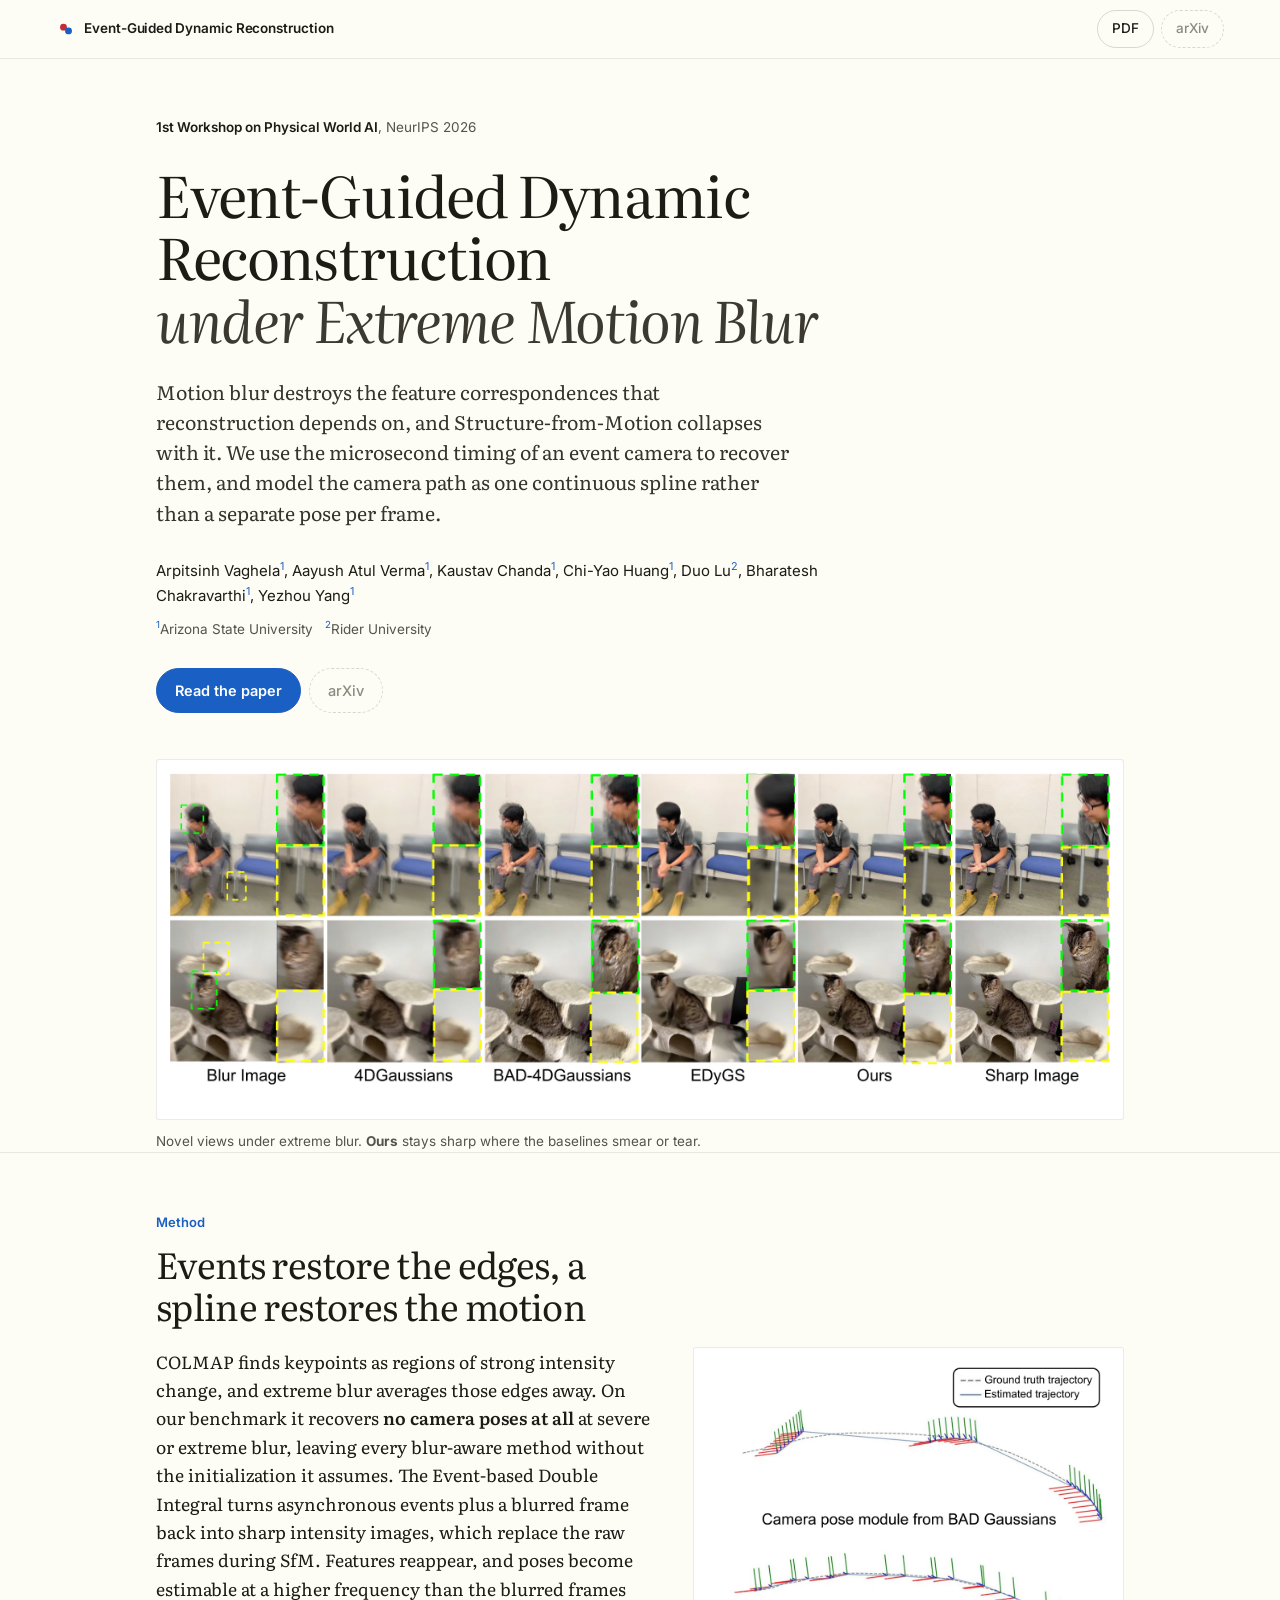
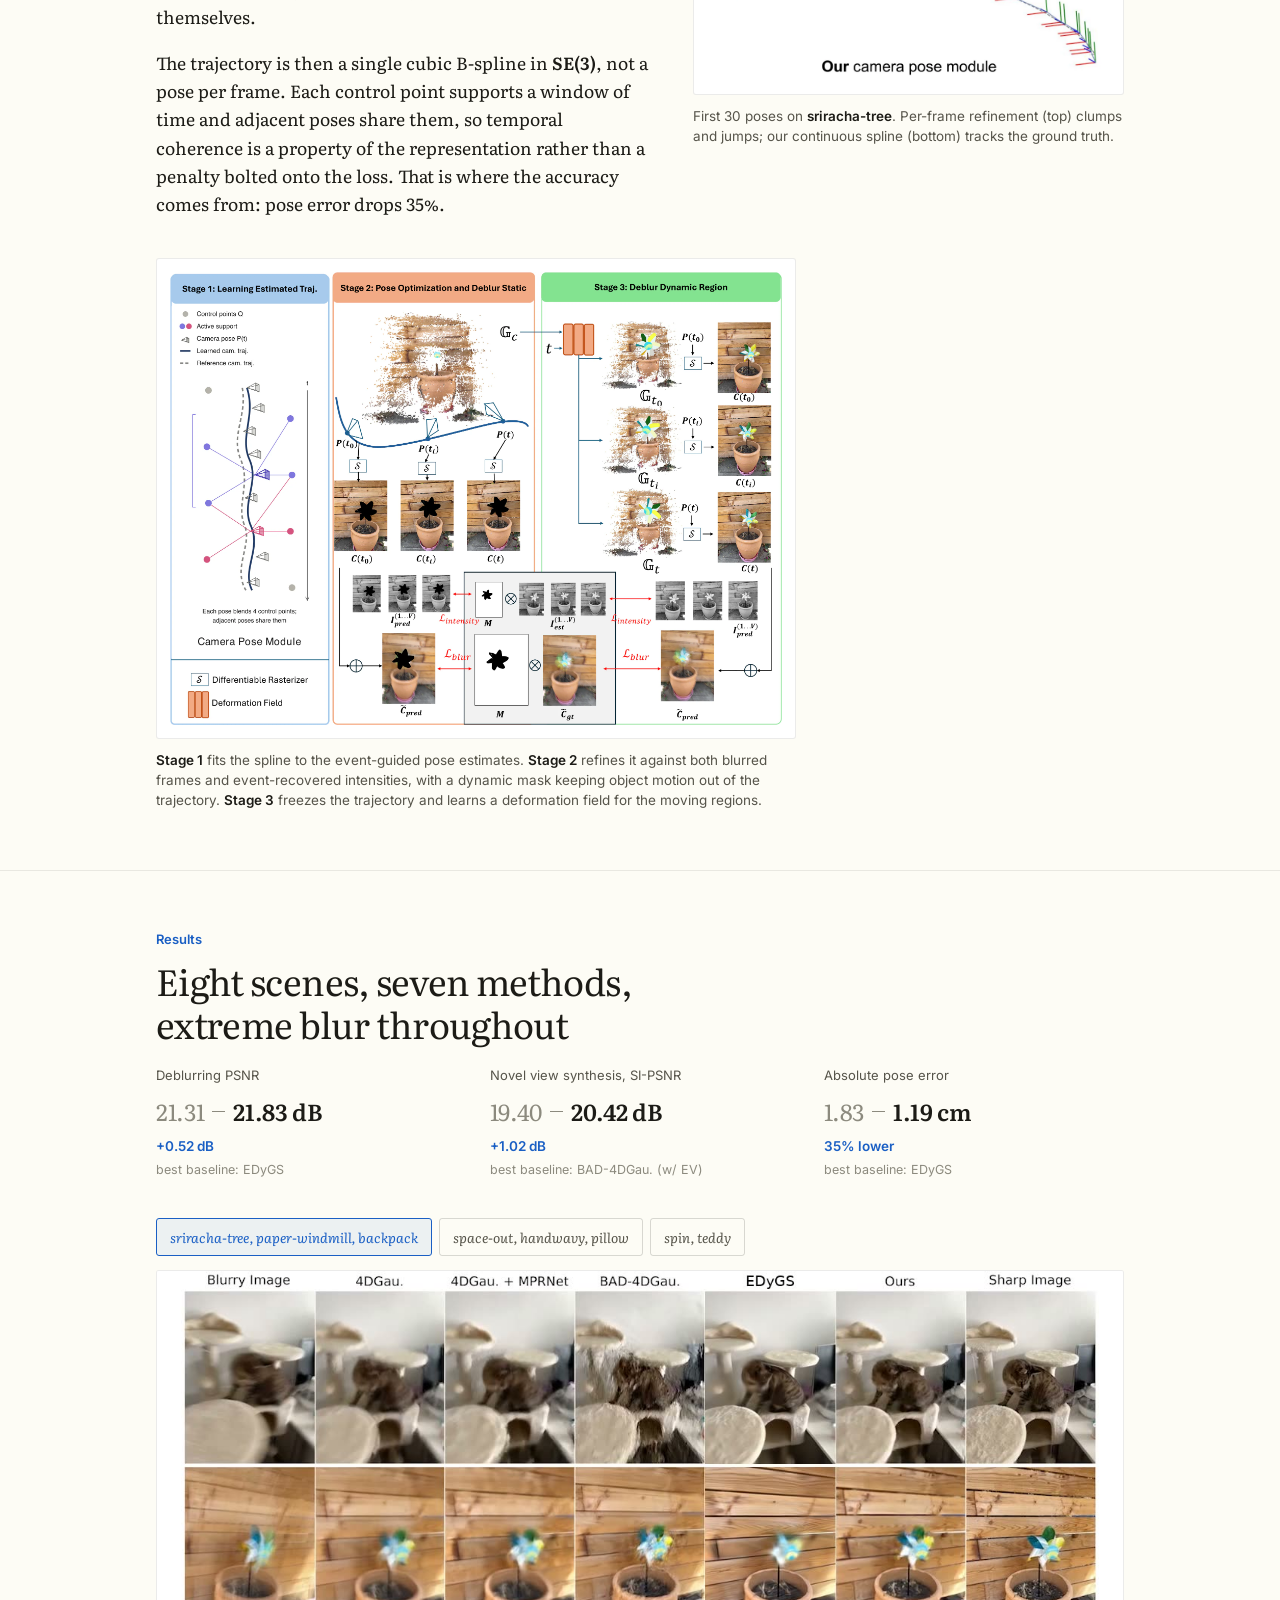
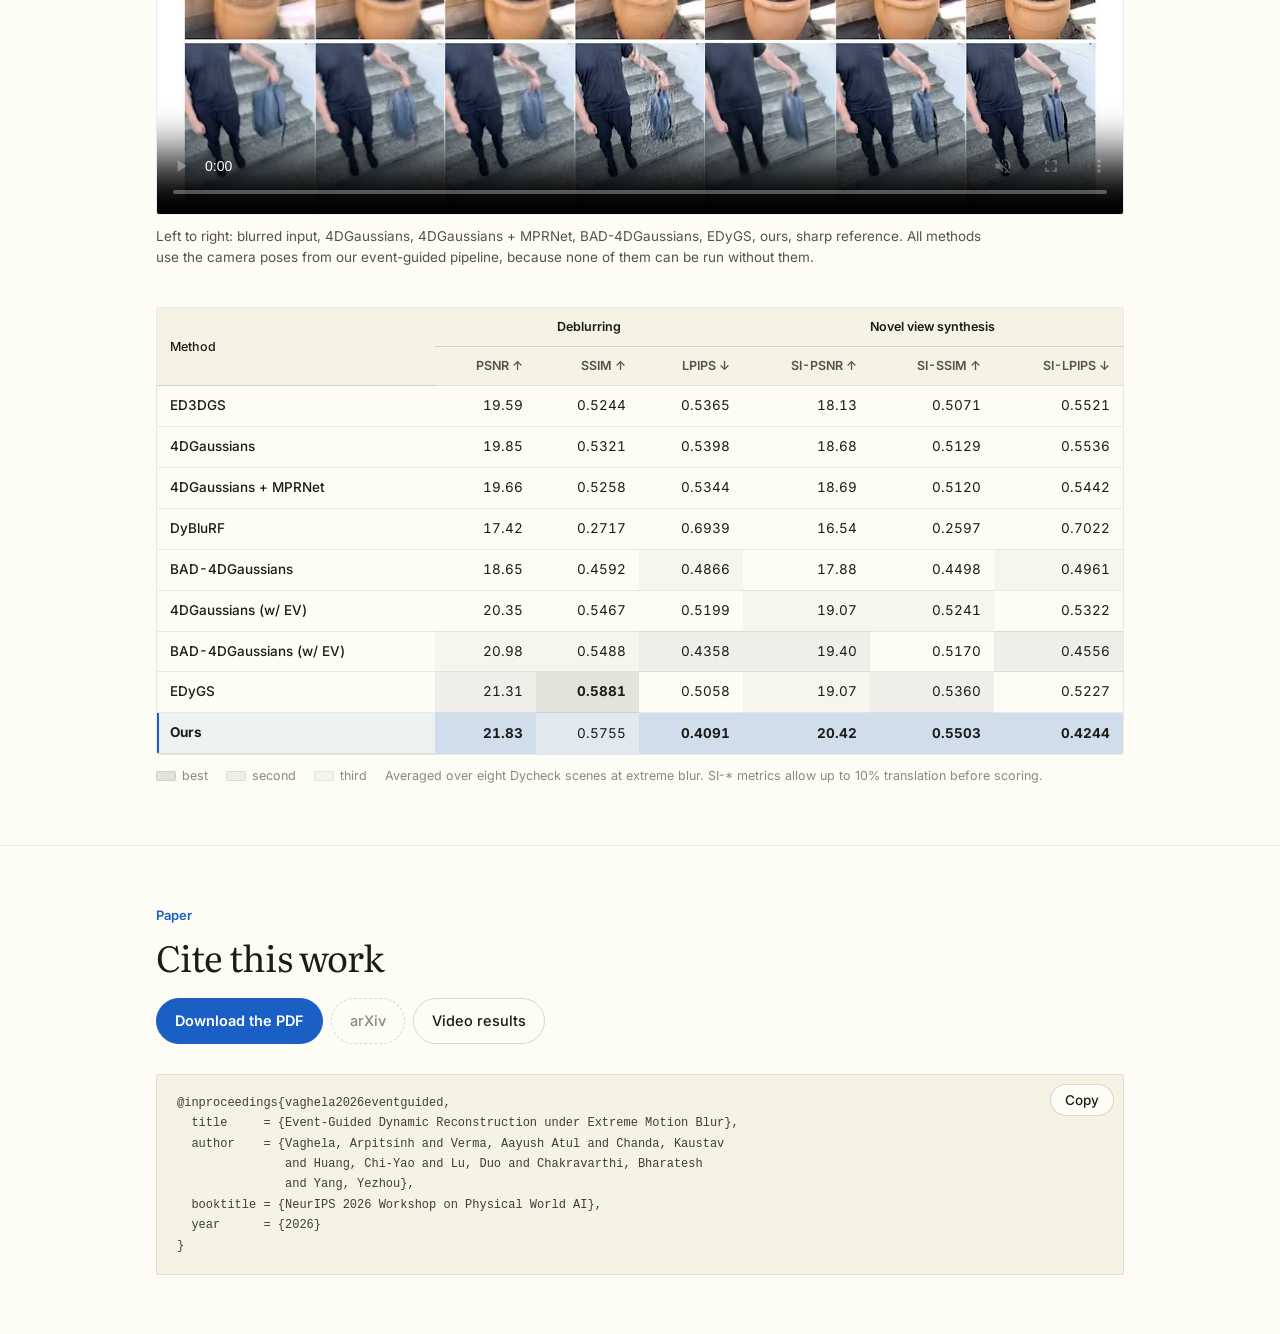
<file: index.html>
<!doctype html>
<html lang="en">
<head>
<meta charset="utf-8">
<meta name="viewport" content="width=device-width, initial-scale=1">
<title>Event-Guided Dynamic Reconstruction under Extreme Motion Blur</title>
<meta name="description" content="Event cameras guide camera-trajectory estimation and deblurring for dynamic 3D scene reconstruction when motion blur breaks Structure-from-Motion. The camera path is one continuous cubic SE(3) B-spline, jointly optimized with dynamic 3D Gaussians.">
<meta name="author" content="Arpitsinh Vaghela, Aayush Atul Verma, Kaustav Chanda, Chi-Yao Huang, Duo Lu, Bharatesh Chakravarthi, Yezhou Yang">

<meta property="og:type" content="website">
<meta property="og:title" content="Event-Guided Dynamic Reconstruction under Extreme Motion Blur">
<meta property="og:description" content="Using the microsecond timing of an event camera to recover camera trajectories and sharp dynamic scenes from extremely blurred monocular video.">
<meta property="og:image" content="assets/figures/teaser.webp">
<meta name="twitter:card" content="summary_large_image">

<link rel="icon" href="assets/mark.svg" type="image/svg+xml">
<link rel="preconnect" href="https://fonts.googleapis.com">
<link rel="preconnect" href="https://fonts.gstatic.com" crossorigin>
<link rel="stylesheet" href="https://fonts.googleapis.com/css2?family=Inter:wght@400;500;600;700&family=Literata:ital,opsz,wght@0,7..72,300..700;1,7..72,300..700&display=swap">
<link rel="stylesheet" href="assets/css/site.css">
</head>
<body>

<a class="skip" href="#main">Skip to content</a>

<nav class="nav">
  <a class="nav__mark" href="#top">
    <svg class="nav__dots" viewBox="0 0 32 32" aria-hidden="true">
      <circle cx="12" cy="13" r="5.5" fill="#C62B38"/>
      <circle cx="20" cy="19" r="5.5" fill="#1A5FC4"/>
    </svg>
    <span>Event-Guided Dynamic Reconstruction</span>
  </a>
  <div class="nav__links">
    <a class="pill" href="assets/pdf/event-guided-dynamic-reconstruction.pdf">PDF</a>
    <!-- TODO: replace href with the arXiv URL once the preprint is live. -->
    <a class="pill pill--muted" href="#" data-arxiv>arXiv</a>
  </div>
</nav>

<main id="main">

<!-- ====================== 1 · HERO ====================== -->
<header class="hero" id="top">
  <div class="wrap">
    <p class="hero__venue"><b>1st Workshop on Physical World AI</b>, NeurIPS 2026</p>

    <h1 class="hero__title">
      <span class="l1">Event-Guided Dynamic Reconstruction</span>
      <span class="l2">under Extreme Motion Blur</span>
    </h1>

    <p class="hero__lead">
      Motion blur destroys the feature correspondences that reconstruction depends on, and
      Structure-from-Motion collapses with it. We use the microsecond timing of an event camera to
      recover them, and model the camera path as one continuous spline rather than a separate pose
      per frame.
    </p>

    <p class="authors">
      Arpitsinh Vaghela<sup>1</sup>, Aayush Atul Verma<sup>1</sup>, Kaustav Chanda<sup>1</sup>,
      Chi-Yao Huang<sup>1</sup>, Duo Lu<sup>2</sup>, Bharatesh Chakravarthi<sup>1</sup>,
      Yezhou Yang<sup>1</sup>
    </p>
    <p class="affils">
      <sup>1</sup>Arizona State University &nbsp; <sup>2</sup>Rider University
    </p>

    <div class="actions">
      <a class="pill pill--primary" href="assets/pdf/event-guided-dynamic-reconstruction.pdf">Read the paper</a>
      <a class="pill pill--muted" href="#" data-arxiv>arXiv</a>
    </div>

    <figure class="plate">
      <img src="assets/figures/teaser.webp" width="2200" height="780"
           alt="Seven-column comparison on two scenes. From a blurred input, 4DGaussians, BAD-4DGaussians and EDyGS leave smeared or broken detail; our reconstruction recovers the face, chair legs and cat fur close to the sharp reference.">
    </figure>
    <p class="caption">
      Novel views under extreme blur. <b>Ours</b> stays sharp where the baselines smear or tear.
    </p>
  </div>
</header>

<!-- ====================== 2 · METHOD ====================== -->
<section class="section" id="method">
  <div class="wrap">
    <p class="section__eyebrow">Method</p>
    <h2 class="section__title">Events restore the edges, a spline restores the motion</h2>

    <div class="method__grid">
      <div class="prose">
        <p>
          COLMAP finds keypoints as regions of strong intensity change, and extreme blur averages
          those edges away. On our benchmark it recovers <strong>no camera poses at all</strong> at
          severe or extreme blur, leaving every blur-aware method without the initialization it
          assumes. The Event-based Double Integral turns asynchronous events plus a blurred frame
          back into sharp intensity images, which replace the raw frames during SfM. Features
          reappear, and poses become estimable at a higher frequency than the blurred frames
          themselves.
        </p>
        <p>
          The trajectory is then a single cubic B-spline in <strong>SE(3)</strong>, not a pose per
          frame. Each control point supports a window of time and adjacent poses share them, so
          temporal coherence is a property of the representation rather than a penalty bolted onto
          the loss. That is where the accuracy comes from: pose error drops 35%.
        </p>
      </div>

      <figure>
        <div class="plate">
          <img src="assets/figures/pose-viz.webp" width="1000" height="794" loading="lazy"
               alt="Two 3D plots of the first thirty camera poses. The BAD Gaussians module groups poses into three tight clusters joined by long straight jumps, drifting from the dashed ground-truth curve. Our module places poses evenly along a smooth arc that tracks the ground truth.">
        </div>
        <figcaption>
          First 30 poses on <b>sriracha-tree</b>. Per-frame refinement (top) clumps and jumps; our
          continuous spline (bottom) tracks the ground truth.
        </figcaption>
      </figure>
    </div>

    <figure class="pipeline">
      <div class="plate">
        <img src="assets/figures/pipeline.webp" width="2400" height="1777" loading="lazy"
             alt="Three-stage framework diagram. Stage 1 fits a B-spline camera trajectory from control points. Stage 2 samples poses along the spline, renders and averages them into a synthetic blurred image, and applies blur and intensity losses through a dynamic mask. Stage 3 adds a deformation field conditioned on time to reconstruct the moving regions.">
      </div>
      <figcaption>
        <b>Stage 1</b> fits the spline to the event-guided pose estimates. <b>Stage 2</b> refines it
        against both blurred frames and event-recovered intensities, with a dynamic mask keeping
        object motion out of the trajectory. <b>Stage 3</b> freezes the trajectory and learns a
        deformation field for the moving regions.
      </figcaption>
    </figure>
  </div>
</section>

<!-- ====================== 3 · RESULTS ====================== -->
<section class="section" id="results">
  <div class="wrap">
    <p class="section__eyebrow">Results</p>
    <h2 class="section__title">Eight scenes, seven methods, extreme blur throughout</h2>

    <div class="deltas">
      <div class="delta">
        <p class="delta__label">Deblurring PSNR</p>
        <p class="delta__row"><span class="delta__from">21.31</span><span class="delta__arrow"></span><span class="delta__to">21.83 dB</span></p>
        <p class="delta__gain">+0.52 dB</p>
        <p class="delta__base">best baseline: EDyGS</p>
      </div>
      <div class="delta">
        <p class="delta__label">Novel view synthesis, SI-PSNR</p>
        <p class="delta__row"><span class="delta__from">19.40</span><span class="delta__arrow"></span><span class="delta__to">20.42 dB</span></p>
        <p class="delta__gain">+1.02 dB</p>
        <p class="delta__base">best baseline: BAD-4DGau. (w/ EV)</p>
      </div>
      <div class="delta">
        <p class="delta__label">Absolute pose error</p>
        <p class="delta__row"><span class="delta__from">1.83</span><span class="delta__arrow"></span><span class="delta__to">1.19 cm</span></p>
        <p class="delta__gain">35% lower</p>
        <p class="delta__base">best baseline: EDyGS</p>
      </div>
    </div>

    <div class="tabs" role="tablist" aria-label="Scene groups">
      <button class="tab" role="tab" aria-selected="true" id="tab-c1" aria-controls="cmp-video"
              data-src="assets/video/comparison-01.mp4" data-poster="assets/video/comparison-01.jpg" data-ar="1280 / 720">
        sriracha-tree, paper-windmill, backpack
      </button>
      <button class="tab" role="tab" aria-selected="false" id="tab-c2" aria-controls="cmp-video"
              data-src="assets/video/comparison-02.mp4" data-poster="assets/video/comparison-02.jpg" data-ar="1280 / 720">
        space-out, handwavy, pillow
      </button>
      <button class="tab" role="tab" aria-selected="false" id="tab-c3" aria-controls="cmp-video"
              data-src="assets/video/comparison-03.mp4" data-poster="assets/video/comparison-03.jpg" data-ar="1280 / 556">
        spin, teddy
      </button>
    </div>

    <div class="videoframe">
      <video id="cmp-video" muted loop playsinline preload="none"
             poster="assets/video/comparison-01.jpg"
             data-src="assets/video/comparison-01.mp4"
             aria-label="Side-by-side video comparison of reconstruction methods under extreme motion blur"></video>
    </div>
    <p class="caption">
      Left to right: blurred input, 4DGaussians, 4DGaussians + MPRNet, BAD-4DGaussians, EDyGS, ours,
      sharp reference. All methods use the camera poses from our event-guided pipeline, because none
      of them can be run without them.
    </p>

    <div class="tablewrap">
      <table class="data">
        <thead>
          <tr>
            <th class="m" rowspan="2" scope="col">Method</th>
            <th class="grp" colspan="3" scope="colgroup">Deblurring</th>
            <th class="grp" colspan="3" scope="colgroup">Novel view synthesis</th>
          </tr>
          <tr>
            <th scope="col">PSNR &uarr;</th><th scope="col">SSIM &uarr;</th><th scope="col">LPIPS &darr;</th>
            <th scope="col">SI-PSNR &uarr;</th><th scope="col">SI-SSIM &uarr;</th><th scope="col">SI-LPIPS &darr;</th>
          </tr>
        </thead>
        <tbody>
          <tr><th class="m" scope="row">ED3DGS</th><td>19.59</td><td>0.5244</td><td>0.5365</td><td>18.13</td><td>0.5071</td><td>0.5521</td></tr>
          <tr><th class="m" scope="row">4DGaussians</th><td>19.85</td><td>0.5321</td><td>0.5398</td><td>18.68</td><td>0.5129</td><td>0.5536</td></tr>
          <tr class="rule-above"><th class="m" scope="row">4DGaussians + MPRNet</th><td>19.66</td><td>0.5258</td><td>0.5344</td><td>18.69</td><td>0.5120</td><td>0.5442</td></tr>
          <tr><th class="m" scope="row">DyBluRF</th><td>17.42</td><td>0.2717</td><td>0.6939</td><td>16.54</td><td>0.2597</td><td>0.7022</td></tr>
          <tr><th class="m" scope="row">BAD-4DGaussians</th><td>18.65</td><td>0.4592</td><td class="r3">0.4866</td><td>17.88</td><td>0.4498</td><td class="r3">0.4961</td></tr>
          <tr class="rule-above"><th class="m" scope="row">4DGaussians (w/ EV)</th><td>20.35</td><td>0.5467</td><td>0.5199</td><td class="r3">19.07</td><td class="r3">0.5241</td><td>0.5322</td></tr>
          <tr><th class="m" scope="row">BAD-4DGaussians (w/ EV)</th><td class="r3">20.98</td><td class="r3">0.5488</td><td class="r2">0.4358</td><td class="r2">19.40</td><td>0.5170</td><td class="r2">0.4556</td></tr>
          <tr><th class="m" scope="row">EDyGS</th><td class="r2">21.31</td><td class="r1">0.5881</td><td>0.5058</td><td class="r3">19.07</td><td class="r2">0.5360</td><td>0.5227</td></tr>
          <tr class="ours"><th class="m" scope="row">Ours</th><td class="r1">21.83</td><td class="r2">0.5755</td><td class="r1">0.4091</td><td class="r1">20.42</td><td class="r1">0.5503</td><td class="r1">0.4244</td></tr>
        </tbody>
      </table>
    </div>
    <div class="legend">
      <span><i class="k1"></i>best</span>
      <span><i class="k2"></i>second</span>
      <span><i class="k3"></i>third</span>
      <span>Averaged over eight Dycheck scenes at extreme blur. SI-&ast; metrics allow up to 10% translation before scoring.</span>
    </div>
  </div>
</section>

<!-- ====================== 4 · CITE ====================== -->
<section class="section" id="paper">
  <div class="wrap">
    <p class="section__eyebrow">Paper</p>
    <h2 class="section__title">Cite this work</h2>

    <div class="actions" style="margin-bottom: 0">
      <a class="pill pill--primary" href="assets/pdf/event-guided-dynamic-reconstruction.pdf">Download the PDF</a>
      <a class="pill pill--muted" href="#" data-arxiv>arXiv</a>
      <a class="pill" href="https://figshare.com/s/35892b02f9641ea8e46c">Video results</a>
    </div>

    <div class="cite">
      <button class="pill cite__copy" type="button" id="copy-bib">Copy</button>
      <pre id="bibtex">@inproceedings{vaghela2026eventguided,
  title     = {Event-Guided Dynamic Reconstruction under Extreme Motion Blur},
  author    = {Vaghela, Arpitsinh and Verma, Aayush Atul and Chanda, Kaustav
               and Huang, Chi-Yao and Lu, Duo and Chakravarthi, Bharatesh
               and Yang, Yezhou},
  booktitle = {NeurIPS 2026 Workshop on Physical World AI},
  year      = {2026}
}</pre>
    </div>
  </div>
</section>

</main>

<script defer src="assets/js/site.js"></script>
</body>
</html>
</file>
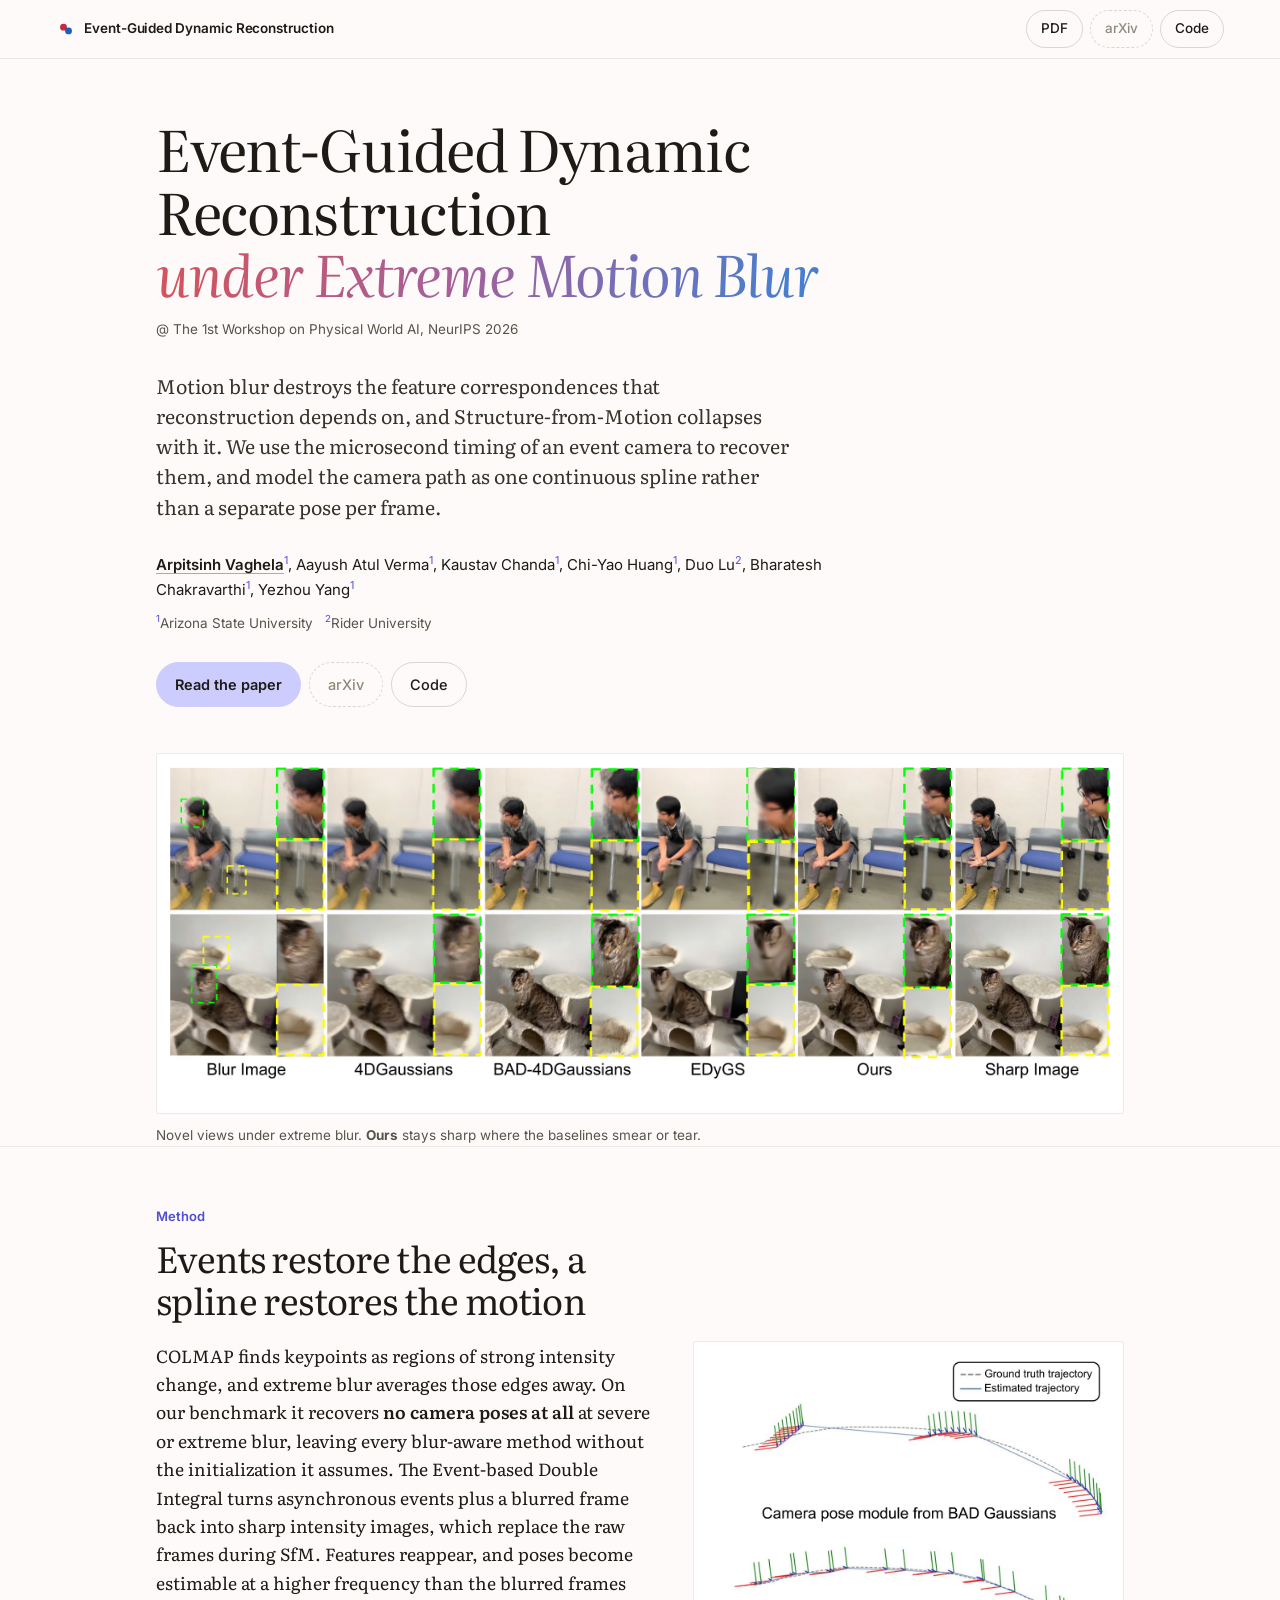
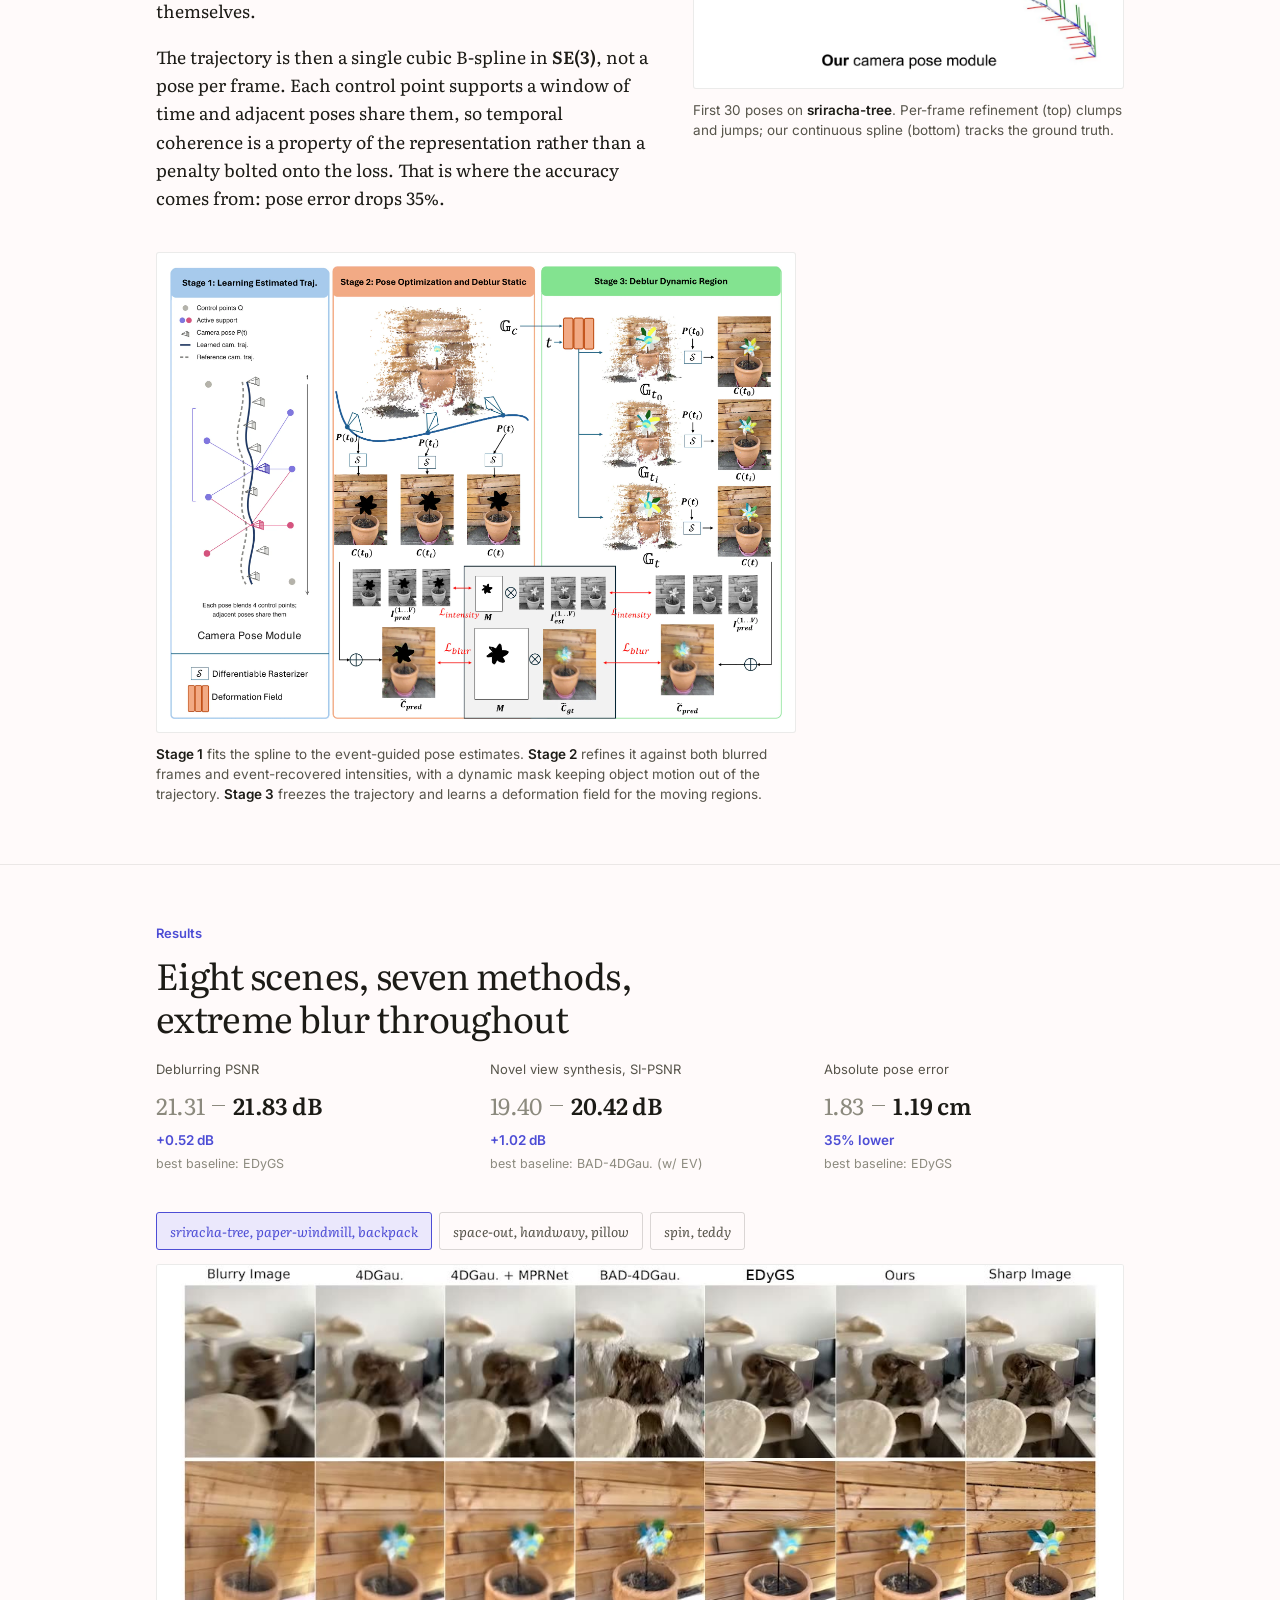
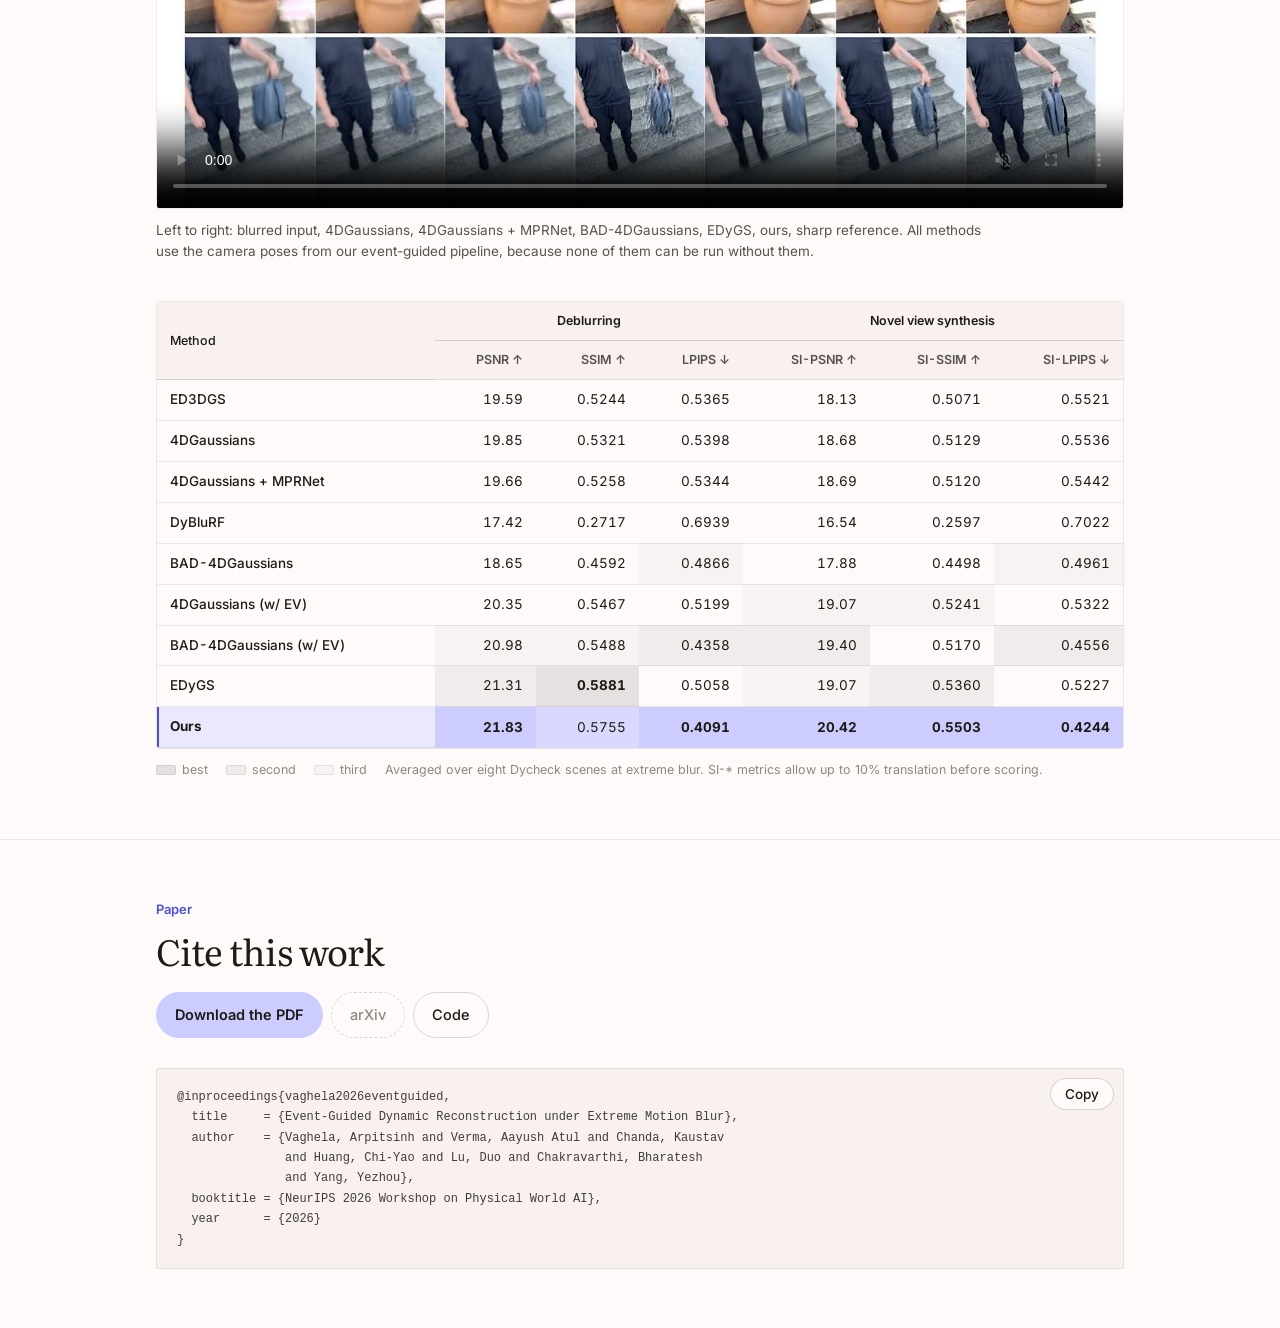
<file: docs/index.html>
<!doctype html>
<html lang="en">
<head>
<meta charset="utf-8">
<meta name="viewport" content="width=device-width, initial-scale=1">
<title>Event-Guided Dynamic Reconstruction under Extreme Motion Blur</title>
<meta name="description" content="Event cameras guide camera-trajectory estimation and deblurring for dynamic 3D scene reconstruction when motion blur breaks Structure-from-Motion. The camera path is one continuous cubic SE(3) B-spline, jointly optimized with dynamic 3D Gaussians.">
<meta name="author" content="Arpitsinh Vaghela, Aayush Atul Verma, Kaustav Chanda, Chi-Yao Huang, Duo Lu, Bharatesh Chakravarthi, Yezhou Yang">

<meta property="og:type" content="website">
<meta property="og:title" content="Event-Guided Dynamic Reconstruction under Extreme Motion Blur">
<meta property="og:description" content="Using the microsecond timing of an event camera to recover camera trajectories and sharp dynamic scenes from extremely blurred monocular video.">
<meta property="og:image" content="assets/figures/teaser.webp">
<meta name="twitter:card" content="summary_large_image">

<link rel="icon" href="assets/mark.svg" type="image/svg+xml">
<link rel="preconnect" href="https://fonts.googleapis.com">
<link rel="preconnect" href="https://fonts.gstatic.com" crossorigin>
<link rel="stylesheet" href="https://fonts.googleapis.com/css2?family=Inter:wght@400;500;600;700&family=Literata:ital,opsz,wght@0,7..72,300..700;1,7..72,300..700&display=swap">
<link rel="stylesheet" href="assets/css/site.css">
</head>
<body>

<a class="skip" href="#main">Skip to content</a>

<nav class="nav">
  <a class="nav__mark" href="#top">
    <svg class="nav__dots" viewBox="0 0 32 32" aria-hidden="true">
      <circle cx="12" cy="13" r="5.5" fill="#C62B38"/>
      <circle cx="20" cy="19" r="5.5" fill="#1A5FC4"/>
    </svg>
    <span>Event-Guided Dynamic Reconstruction</span>
  </a>
  <div class="nav__links">
    <a class="pill" href="assets/pdf/event-guided-dynamic-reconstruction.pdf">PDF</a>
    <!-- TODO: replace href with the arXiv URL once the preprint is live. -->
    <a class="pill pill--muted" href="#" data-arxiv>arXiv</a>
    <a class="pill" href="https://github.com/arpitvaghela/event-guided-dynamic-reconstruction">Code</a>
  </div>
</nav>

<main id="main">

<!-- ====================== 1 · HERO ====================== -->
<header class="hero" id="top">
  <div class="wrap">
    <h1 class="hero__title">
      <span class="l1">Event-Guided Dynamic Reconstruction</span>
      <span class="l2">under Extreme Motion Blur</span>
    </h1>

    <p class="hero__venue">@ The 1st Workshop on Physical World AI, NeurIPS 2026</p>

    <p class="hero__lead">
      Motion blur destroys the feature correspondences that reconstruction depends on, and
      Structure-from-Motion collapses with it. We use the microsecond timing of an event camera to
      recover them, and model the camera path as one continuous spline rather than a separate pose
      per frame.
    </p>

    <p class="authors">
      <a href="https://arpitvaghela.github.io">Arpitsinh Vaghela</a><sup>1</sup>, Aayush Atul Verma<sup>1</sup>, Kaustav Chanda<sup>1</sup>,
      Chi-Yao Huang<sup>1</sup>, Duo Lu<sup>2</sup>, Bharatesh Chakravarthi<sup>1</sup>,
      Yezhou Yang<sup>1</sup>
    </p>
    <p class="affils">
      <sup>1</sup>Arizona State University &nbsp; <sup>2</sup>Rider University
    </p>

    <div class="actions">
      <a class="pill pill--primary" href="assets/pdf/event-guided-dynamic-reconstruction.pdf">Read the paper</a>
      <a class="pill pill--muted" href="#" data-arxiv>arXiv</a>
      <a class="pill" href="https://github.com/arpitvaghela/event-guided-dynamic-reconstruction">Code</a>
    </div>

    <figure class="plate">
      <img src="assets/figures/teaser.webp" width="2200" height="780"
           alt="Seven-column comparison on two scenes. From a blurred input, 4DGaussians, BAD-4DGaussians and EDyGS leave smeared or broken detail; our reconstruction recovers the face, chair legs and cat fur close to the sharp reference.">
    </figure>
    <p class="caption">
      Novel views under extreme blur. <b>Ours</b> stays sharp where the baselines smear or tear.
    </p>
  </div>
</header>

<!-- ====================== 2 · METHOD ====================== -->
<section class="section" id="method">
  <div class="wrap">
    <p class="section__eyebrow">Method</p>
    <h2 class="section__title">Events restore the edges, a spline restores the motion</h2>

    <div class="method__grid">
      <div class="prose">
        <p>
          COLMAP finds keypoints as regions of strong intensity change, and extreme blur averages
          those edges away. On our benchmark it recovers <strong>no camera poses at all</strong> at
          severe or extreme blur, leaving every blur-aware method without the initialization it
          assumes. The Event-based Double Integral turns asynchronous events plus a blurred frame
          back into sharp intensity images, which replace the raw frames during SfM. Features
          reappear, and poses become estimable at a higher frequency than the blurred frames
          themselves.
        </p>
        <p>
          The trajectory is then a single cubic B-spline in <strong>SE(3)</strong>, not a pose per
          frame. Each control point supports a window of time and adjacent poses share them, so
          temporal coherence is a property of the representation rather than a penalty bolted onto
          the loss. That is where the accuracy comes from: pose error drops 35%.
        </p>
      </div>

      <figure>
        <div class="plate">
          <img src="assets/figures/pose-viz.webp" width="1000" height="794" loading="lazy"
               alt="Two 3D plots of the first thirty camera poses. The BAD Gaussians module groups poses into three tight clusters joined by long straight jumps, drifting from the dashed ground-truth curve. Our module places poses evenly along a smooth arc that tracks the ground truth.">
        </div>
        <figcaption>
          First 30 poses on <b>sriracha-tree</b>. Per-frame refinement (top) clumps and jumps; our
          continuous spline (bottom) tracks the ground truth.
        </figcaption>
      </figure>
    </div>

    <figure class="pipeline">
      <div class="plate">
        <img src="assets/figures/pipeline.webp" width="2400" height="1777" loading="lazy"
             alt="Three-stage framework diagram. Stage 1 fits a B-spline camera trajectory from control points. Stage 2 samples poses along the spline, renders and averages them into a synthetic blurred image, and applies blur and intensity losses through a dynamic mask. Stage 3 adds a deformation field conditioned on time to reconstruct the moving regions.">
      </div>
      <figcaption>
        <b>Stage 1</b> fits the spline to the event-guided pose estimates. <b>Stage 2</b> refines it
        against both blurred frames and event-recovered intensities, with a dynamic mask keeping
        object motion out of the trajectory. <b>Stage 3</b> freezes the trajectory and learns a
        deformation field for the moving regions.
      </figcaption>
    </figure>
  </div>
</section>

<!-- ====================== 3 · RESULTS ====================== -->
<section class="section" id="results">
  <div class="wrap">
    <p class="section__eyebrow">Results</p>
    <h2 class="section__title">Eight scenes, seven methods, extreme blur throughout</h2>

    <div class="deltas">
      <div class="delta">
        <p class="delta__label">Deblurring PSNR</p>
        <p class="delta__row"><span class="delta__from">21.31</span><span class="delta__arrow"></span><span class="delta__to">21.83 dB</span></p>
        <p class="delta__gain">+0.52 dB</p>
        <p class="delta__base">best baseline: EDyGS</p>
      </div>
      <div class="delta">
        <p class="delta__label">Novel view synthesis, SI-PSNR</p>
        <p class="delta__row"><span class="delta__from">19.40</span><span class="delta__arrow"></span><span class="delta__to">20.42 dB</span></p>
        <p class="delta__gain">+1.02 dB</p>
        <p class="delta__base">best baseline: BAD-4DGau. (w/ EV)</p>
      </div>
      <div class="delta">
        <p class="delta__label">Absolute pose error</p>
        <p class="delta__row"><span class="delta__from">1.83</span><span class="delta__arrow"></span><span class="delta__to">1.19 cm</span></p>
        <p class="delta__gain">35% lower</p>
        <p class="delta__base">best baseline: EDyGS</p>
      </div>
    </div>

    <div class="tabs" role="tablist" aria-label="Scene groups">
      <button class="tab" role="tab" aria-selected="true" id="tab-c1" aria-controls="cmp-video"
              data-src="assets/video/comparison-01.mp4" data-poster="assets/video/comparison-01.jpg" data-ar="1280 / 720">
        sriracha-tree, paper-windmill, backpack
      </button>
      <button class="tab" role="tab" aria-selected="false" id="tab-c2" aria-controls="cmp-video"
              data-src="assets/video/comparison-02.mp4" data-poster="assets/video/comparison-02.jpg" data-ar="1280 / 720">
        space-out, handwavy, pillow
      </button>
      <button class="tab" role="tab" aria-selected="false" id="tab-c3" aria-controls="cmp-video"
              data-src="assets/video/comparison-03.mp4" data-poster="assets/video/comparison-03.jpg" data-ar="1280 / 556">
        spin, teddy
      </button>
    </div>

    <div class="videoframe">
      <video id="cmp-video" muted loop playsinline preload="none"
             poster="assets/video/comparison-01.jpg"
             data-src="assets/video/comparison-01.mp4"
             aria-label="Side-by-side video comparison of reconstruction methods under extreme motion blur"></video>
    </div>
    <p class="caption">
      Left to right: blurred input, 4DGaussians, 4DGaussians + MPRNet, BAD-4DGaussians, EDyGS, ours,
      sharp reference. All methods use the camera poses from our event-guided pipeline, because none
      of them can be run without them.
    </p>

    <div class="tablewrap">
      <table class="data">
        <thead>
          <tr>
            <th class="m" rowspan="2" scope="col">Method</th>
            <th class="grp" colspan="3" scope="colgroup">Deblurring</th>
            <th class="grp" colspan="3" scope="colgroup">Novel view synthesis</th>
          </tr>
          <tr>
            <th scope="col">PSNR &uarr;</th><th scope="col">SSIM &uarr;</th><th scope="col">LPIPS &darr;</th>
            <th scope="col">SI-PSNR &uarr;</th><th scope="col">SI-SSIM &uarr;</th><th scope="col">SI-LPIPS &darr;</th>
          </tr>
        </thead>
        <tbody>
          <tr><th class="m" scope="row">ED3DGS</th><td>19.59</td><td>0.5244</td><td>0.5365</td><td>18.13</td><td>0.5071</td><td>0.5521</td></tr>
          <tr><th class="m" scope="row">4DGaussians</th><td>19.85</td><td>0.5321</td><td>0.5398</td><td>18.68</td><td>0.5129</td><td>0.5536</td></tr>
          <tr class="rule-above"><th class="m" scope="row">4DGaussians + MPRNet</th><td>19.66</td><td>0.5258</td><td>0.5344</td><td>18.69</td><td>0.5120</td><td>0.5442</td></tr>
          <tr><th class="m" scope="row">DyBluRF</th><td>17.42</td><td>0.2717</td><td>0.6939</td><td>16.54</td><td>0.2597</td><td>0.7022</td></tr>
          <tr><th class="m" scope="row">BAD-4DGaussians</th><td>18.65</td><td>0.4592</td><td class="r3">0.4866</td><td>17.88</td><td>0.4498</td><td class="r3">0.4961</td></tr>
          <tr class="rule-above"><th class="m" scope="row">4DGaussians (w/ EV)</th><td>20.35</td><td>0.5467</td><td>0.5199</td><td class="r3">19.07</td><td class="r3">0.5241</td><td>0.5322</td></tr>
          <tr><th class="m" scope="row">BAD-4DGaussians (w/ EV)</th><td class="r3">20.98</td><td class="r3">0.5488</td><td class="r2">0.4358</td><td class="r2">19.40</td><td>0.5170</td><td class="r2">0.4556</td></tr>
          <tr><th class="m" scope="row">EDyGS</th><td class="r2">21.31</td><td class="r1">0.5881</td><td>0.5058</td><td class="r3">19.07</td><td class="r2">0.5360</td><td>0.5227</td></tr>
          <tr class="ours"><th class="m" scope="row">Ours</th><td class="r1">21.83</td><td class="r2">0.5755</td><td class="r1">0.4091</td><td class="r1">20.42</td><td class="r1">0.5503</td><td class="r1">0.4244</td></tr>
        </tbody>
      </table>
    </div>
    <div class="legend">
      <span><i class="k1"></i>best</span>
      <span><i class="k2"></i>second</span>
      <span><i class="k3"></i>third</span>
      <span>Averaged over eight Dycheck scenes at extreme blur. SI-&ast; metrics allow up to 10% translation before scoring.</span>
    </div>
  </div>
</section>

<!-- ====================== 4 · CITE ====================== -->
<section class="section" id="paper">
  <div class="wrap">
    <p class="section__eyebrow">Paper</p>
    <h2 class="section__title">Cite this work</h2>

    <div class="actions" style="margin-bottom: 0">
      <a class="pill pill--primary" href="assets/pdf/event-guided-dynamic-reconstruction.pdf">Download the PDF</a>
      <a class="pill pill--muted" href="#" data-arxiv>arXiv</a>
      <a class="pill" href="https://github.com/arpitvaghela/event-guided-dynamic-reconstruction">Code</a>
    </div>

    <div class="cite">
      <button class="pill cite__copy" type="button" id="copy-bib">Copy</button>
      <pre id="bibtex">@inproceedings{vaghela2026eventguided,
  title     = {Event-Guided Dynamic Reconstruction under Extreme Motion Blur},
  author    = {Vaghela, Arpitsinh and Verma, Aayush Atul and Chanda, Kaustav
               and Huang, Chi-Yao and Lu, Duo and Chakravarthi, Bharatesh
               and Yang, Yezhou},
  booktitle = {NeurIPS 2026 Workshop on Physical World AI},
  year      = {2026}
}</pre>
    </div>
  </div>
</section>

</main>

<script defer src="assets/js/site.js"></script>
</body>
</html>
</file>
<file: assets/css/site.css>
/* ===========================================================
   Event-Guided Dynamic Reconstruction under Extreme Motion Blur
   Paper-toned page. Accents come from event-camera polarity:
   ON (+1) red and OFF (-1) blue, always used as a pair.
   =========================================================== */

:root {
  --paper:   #FDFCF5;
  --paper-2: #F6F2E4;
  --plate:   #FFFFFF;
  --ink:     #1C1B16;
  --ink-2:   #56544A;
  --ink-3:   #8C8A7E;
  --rule:      rgba(28, 27, 22, .16);
  --rule-soft: rgba(28, 27, 22, .085);
  --on:      #C62B38;
  --off:     #1A5FC4;

  /* Literata is a screen-reading serif: low contrast, sturdy, open. */
  --serif: "Literata", Georgia, "Times New Roman", serif;
  --sans:  "Inter", -apple-system, BlinkMacSystemFont, "Segoe UI", Helvetica, Arial, sans-serif;
  --mono:  ui-monospace, SFMono-Regular, "SF Mono", Menlo, Consolas, monospace;

  --gutter: clamp(20px, 5vw, 56px);
  --max:    1080px;
  --measure: 70ch;
}

* { box-sizing: border-box; }
html { -webkit-text-size-adjust: 100%; scroll-behavior: smooth; }

body {
  margin: 0;
  background: var(--paper);
  color: var(--ink);
  font-family: var(--serif);
  font-size: 17.5px;
  line-height: 1.62;
  font-weight: 400;
  font-optical-sizing: auto;
  -webkit-font-smoothing: antialiased;
  -moz-osx-font-smoothing: grayscale;
  overflow-x: hidden;
}

@media (prefers-reduced-motion: reduce) {
  html { scroll-behavior: auto; }
  *, *::before, *::after {
    animation-duration: .001ms !important;
    animation-iteration-count: 1 !important;
    transition-duration: .001ms !important;
  }
}

.wrap { max-width: var(--max); margin-inline: auto; padding-inline: var(--gutter); }
.prose { max-width: var(--measure); }

p { margin: 0 0 1em; }
p:last-child { margin-bottom: 0; }

a {
  color: var(--ink);
  text-decoration-color: rgba(26, 95, 196, .45);
  text-underline-offset: .2em;
  text-decoration-thickness: 1px;
  transition: color .16s ease, text-decoration-color .16s ease;
}
a:hover { color: var(--off); text-decoration-color: var(--off); }

:focus-visible { outline: 2px solid var(--off); outline-offset: 3px; border-radius: 2px; }
strong { font-weight: 600; }

.scene-name { font-style: italic; }

.skip { position: absolute; left: -9999px; top: 0; background: var(--off); color: #fff; padding: 10px 18px; z-index: 200; }
.skip:focus { left: 12px; top: 12px; }

/* --- nav --------------------------------------------------- */

.nav {
  position: sticky; top: 0; z-index: 100;
  display: flex; align-items: center; gap: 16px;
  padding: 10px var(--gutter);
  background: rgba(253, 252, 245, .88);
  backdrop-filter: blur(12px) saturate(140%);
  -webkit-backdrop-filter: blur(12px) saturate(140%);
  border-bottom: 1px solid var(--rule-soft);
  font-family: var(--sans);
}
.nav__mark {
  display: flex; align-items: center; gap: 8px;
  font-weight: 600; font-size: 13.5px; letter-spacing: -.005em;
  text-decoration: none; white-space: nowrap; flex: none;
}
.nav__mark:hover { color: var(--ink); }
.nav__dots { width: 20px; height: 20px; flex: none; }
.nav__links { margin-left: auto; display: flex; gap: 7px; flex: none; }

.pill {
  display: inline-flex; align-items: center;
  padding: 7px 14px;
  border: 1px solid var(--rule);
  border-radius: 999px;
  font-family: var(--sans);
  font-size: 13.5px; font-weight: 500;
  text-decoration: none; color: var(--ink);
  background: transparent; cursor: pointer; white-space: nowrap;
  transition: border-color .16s ease, background .16s ease, color .16s ease;
}
.pill:hover { border-color: var(--off); background: rgba(26, 95, 196, .07); color: var(--off); }
.pill--muted { color: var(--ink-3); border-style: dashed; }
.pill--muted:hover { color: var(--ink-2); background: transparent; border-color: var(--rule); }
.pill--primary { background: var(--off); border-color: var(--off); color: #fff; font-weight: 600; }
.pill--primary:hover { background: #164FA4; border-color: #164FA4; color: #fff; }

@media (max-width: 680px) { .nav__mark span { display: none; } }

/* --- hero -------------------------------------------------- */

.hero { padding: clamp(34px, 5vw, 58px) 0 0; }

.hero__venue {
  font-family: var(--sans);
  font-size: 13.5px; color: var(--ink-2);
  margin: 0 0 clamp(16px, 2.6vw, 24px);
}
.hero__venue b { color: var(--ink); font-weight: 600; }

.hero__title {
  font-weight: 400;
  font-size: clamp(32px, 5.4vw, 57px);
  line-height: 1.1;
  letter-spacing: -.023em;
  margin: 0 0 clamp(18px, 2.6vw, 26px);
  max-width: 20ch;
  text-wrap: balance;
}
.hero__title .l2 { display: block; font-style: italic; color: #3B3930; }

/* One orchestrated moment: the title resolves out of blur, which is
   what the method itself does. */
@media (prefers-reduced-motion: no-preference) {
  .hero__title .l1, .hero__title .l2 {
    display: block;
    animation: resolve 1050ms cubic-bezier(.17, .67, .3, 1) both;
    will-change: filter, opacity;
  }
  .hero__title .l2 { animation-delay: 150ms; }
  @keyframes resolve {
    0%   { filter: blur(13px); opacity: 0; transform: translateX(-8px); }
    55%  { filter: blur(3px);  opacity: 1; transform: translateX(2px); }
    100% { filter: blur(0);    opacity: 1; transform: translateX(0); }
  }
}

.hero__lead {
  font-size: clamp(17.5px, 1.9vw, 19.5px);
  line-height: 1.55;
  color: #35332B;
  max-width: 58ch;
  margin: 0 0 clamp(22px, 3.2vw, 30px);
}

.authors {
  font-family: var(--sans);
  max-width: 76ch; margin: 0 0 8px;
  font-size: 15px; line-height: 1.7;
}
.authors sup, .affils sup { color: var(--off); font-size: .72em; }

.affils {
  font-family: var(--sans);
  max-width: 76ch; margin: 0 0 clamp(20px, 3vw, 28px);
  font-size: 13.5px; color: var(--ink-2); line-height: 1.65;
}
.actions { display: flex; flex-wrap: wrap; gap: 8px; margin-bottom: clamp(30px, 4.4vw, 46px); }
.actions .pill { padding: 10px 18px; font-size: 14.5px; }

/* --- figures ------------------------------------------------ */

figure { margin: 0; }
.plate {
  background: var(--plate);
  border: 1px solid var(--rule-soft);
  border-radius: 3px;
  padding: clamp(8px, 1.1vw, 13px);
}
.plate img { display: block; width: 100%; height: auto; }

figcaption, .caption {
  font-family: var(--sans);
  margin-top: 11px;
  font-size: 13.5px; line-height: 1.5;
  color: var(--ink-2);
  max-width: 92ch;
}
figcaption b { color: var(--ink); font-weight: 600; }

/* --- sections ----------------------------------------------- */

.section { padding: clamp(34px, 4.6vw, 62px) 0; border-top: 1px solid var(--rule-soft); }
[id] { scroll-margin-top: 66px; }

.section__eyebrow {
  font-family: var(--sans);
  font-size: 13px; font-weight: 600; color: var(--off);
  margin: 0 0 10px;
}
.section__title {
  font-weight: 400;
  font-size: clamp(25px, 3.3vw, 36px);
  line-height: 1.17;
  letter-spacing: -.018em;
  margin: 0 0 clamp(14px, 1.8vw, 20px);
  max-width: 24ch;
  text-wrap: balance;
}

/* --- method ------------------------------------------------- */

.method__grid {
  display: grid;
  grid-template-columns: minmax(0, 1.15fr) minmax(0, 1fr);
  gap: clamp(22px, 3.4vw, 42px);
  align-items: start;
  margin-bottom: clamp(26px, 3.6vw, 40px);
}
@media (max-width: 760px) { .method__grid { grid-template-columns: 1fr; } }

/* The pipeline diagram is tall; cap it so it stays one glance rather than one screen. */
.pipeline { max-width: 640px; }

/* --- results ------------------------------------------------ */

.deltas {
  display: grid;
  grid-template-columns: repeat(auto-fit, minmax(190px, 1fr));
  gap: clamp(16px, 2.6vw, 34px);
  margin: 0 0 clamp(26px, 3.6vw, 38px);
}
.delta__label { font-family: var(--sans); font-size: 13px; color: var(--ink-2); margin: 0 0 7px; }
.delta__row { display: flex; align-items: baseline; gap: 8px; font-size: 23px; letter-spacing: -.015em; margin: 0; }
.delta__from { color: var(--ink-3); }
.delta__arrow { width: 13px; height: 1px; background: var(--ink-3); align-self: center; flex: none; }
.delta__to { font-weight: 600; }
.delta__gain { font-family: var(--sans); margin: 6px 0 0; font-size: 13.5px; font-weight: 600; color: var(--off); }
.delta__base { font-family: var(--sans); margin: 2px 0 0; font-size: 12.5px; color: var(--ink-3); }

.tabs { display: flex; flex-wrap: wrap; gap: 7px; margin-bottom: 14px; }
.tab {
  font-family: var(--serif); font-style: italic;
  font-size: 13.5px; padding: 8px 13px;
  border: 1px solid var(--rule); background: transparent; color: var(--ink-2);
  border-radius: 3px; cursor: pointer;
  transition: border-color .16s ease, color .16s ease, background .16s ease;
}
.tab:hover { color: var(--ink); border-color: var(--ink-3); }
.tab[aria-selected="true"] { color: var(--off); border-color: var(--off); background: rgba(26, 95, 196, .07); }

.videoframe {
  border: 1px solid var(--rule-soft);
  border-radius: 3px;
  overflow: hidden;
  background: var(--plate);
}
.videoframe video {
  display: block; width: 100%; height: auto;
  /* Reserve the box so swapping sources cannot collapse the layout. */
  aspect-ratio: var(--ar, 16 / 9);
  background: var(--plate);
}

/* --- tables -------------------------------------------------- */

.tablewrap {
  overflow-x: auto;
  border: 1px solid var(--rule-soft);
  border-radius: 3px;
  -webkit-overflow-scrolling: touch;
  margin-top: clamp(26px, 3.6vw, 40px);
}
/* Fade the trailing edge while columns are still off-screen. */
.tablewrap.can-scroll {
  -webkit-mask-image: linear-gradient(to right, #000 calc(100% - 52px), transparent);
          mask-image: linear-gradient(to right, #000 calc(100% - 52px), transparent);
}

table.data {
  width: 100%; border-collapse: collapse;
  font-family: var(--sans);
  font-size: 13.5px;
  font-variant-numeric: tabular-nums;
  min-width: 700px;
}
table.data th, table.data td {
  padding: 9px 13px; text-align: right;
  border-bottom: 1px solid var(--rule-soft);
  white-space: nowrap;
}
table.data thead th {
  background: var(--paper-2);
  font-weight: 600; color: var(--ink-2); font-size: 12.5px;
}
table.data thead tr:first-child th { border-bottom: 1px solid var(--rule); }
table.data th.grp { text-align: center; color: var(--ink); }
table.data .m { text-align: left; font-weight: 500; color: var(--ink); }
table.data tbody tr:last-child td { border-bottom: 0; }
table.data tbody tr.rule-above td,
table.data tbody tr.rule-above th { border-top: 1px solid var(--rule); }

td.r1 { background: rgba(28, 27, 22, .115); font-weight: 700; }
td.r2 { background: rgba(28, 27, 22, .058); }
td.r3 { background: rgba(28, 27, 22, .026); }

tr.ours td, tr.ours .m { background-color: rgba(26, 95, 196, .065); }
tr.ours td.r1 { background: rgba(26, 95, 196, .2); }
tr.ours td.r2 { background: rgba(26, 95, 196, .12); }
tr.ours .m { font-weight: 700; box-shadow: inset 2px 0 0 var(--off); }

.legend {
  font-family: var(--sans);
  display: flex; flex-wrap: wrap; gap: 7px 18px;
  margin-top: 11px; font-size: 12.5px; color: var(--ink-3);
  align-items: center;
}
.legend i {
  display: inline-block; width: 20px; height: 10px;
  border-radius: 2px; margin-right: 6px; vertical-align: -1px;
  border: 1px solid var(--rule-soft);
}
.legend .k1 { background: rgba(28, 27, 22, .115); }
.legend .k2 { background: rgba(28, 27, 22, .058); }
.legend .k3 { background: rgba(28, 27, 22, .026); }

/* --- paper / citation ---------------------------------------- */

.cite { position: relative; margin-top: clamp(22px, 3vw, 30px); }
.cite pre {
  margin: 0;
  background: var(--paper-2);
  border: 1px solid var(--rule-soft);
  border-radius: 3px;
  padding: 18px 20px;
  overflow-x: auto;
  font-family: var(--mono);
  font-size: 12px; line-height: 1.7;
  color: #403E35;
}
.cite__copy { position: absolute; top: 10px; right: 10px; background: var(--paper); }

@media (max-width: 680px) {
  body { font-size: 16.5px; }
  .delta__row { font-size: 21px; }
}
</file>
<file: docs/assets/css/site.css>
/* ===========================================================
   Event-Guided Dynamic Reconstruction under Extreme Motion Blur
   Paper-toned page. Accents come from event-camera polarity:
   ON (+1) red and OFF (-1) blue, always used as a pair.
   =========================================================== */

:root {
  --paper:   #FFFAFA;
  --paper-2: #F9F0F0;
  --plate:   #FFFFFF;
  --ink:     #1C1B16;
  --ink-2:   #56544A;
  --ink-3:   #8C8A7E;
  --rule:      rgba(28, 27, 22, .16);
  --rule-soft: rgba(28, 27, 22, .085);
  /* Periwinkle, two steps of one hue. The tint is the brand colour and carries
     dark text; at 1.5:1 on paper it cannot be text itself, so the deeper step
     handles links, labels and borders. Event polarity red/blue is not a UI
     colour -- it appears only in the mark and the hero gradient. */
  --accent:      #4D4DD5;
  --accent-tint: #CCCCFF;

  /* Literata is a screen-reading serif: low contrast, sturdy, open. */
  --serif: "Literata", Georgia, "Times New Roman", serif;
  --sans:  "Inter", -apple-system, BlinkMacSystemFont, "Segoe UI", Helvetica, Arial, sans-serif;
  --mono:  ui-monospace, SFMono-Regular, "SF Mono", Menlo, Consolas, monospace;

  --gutter: clamp(20px, 5vw, 56px);
  --max:    1080px;
  --measure: 70ch;
}

* { box-sizing: border-box; }
html { -webkit-text-size-adjust: 100%; scroll-behavior: smooth; }

body {
  margin: 0;
  background: var(--paper);
  color: var(--ink);
  font-family: var(--serif);
  font-size: 17.5px;
  line-height: 1.62;
  font-weight: 400;
  font-optical-sizing: auto;
  -webkit-font-smoothing: antialiased;
  -moz-osx-font-smoothing: grayscale;
  overflow-x: hidden;
}

@media (prefers-reduced-motion: reduce) {
  html { scroll-behavior: auto; }
  *, *::before, *::after {
    animation-duration: .001ms !important;
    animation-iteration-count: 1 !important;
    transition-duration: .001ms !important;
  }
}

.wrap { max-width: var(--max); margin-inline: auto; padding-inline: var(--gutter); }
.prose { max-width: var(--measure); }

p { margin: 0 0 1em; }
p:last-child { margin-bottom: 0; }

a {
  color: var(--ink);
  text-decoration-color: rgba(77, 77, 213, .5);
  text-underline-offset: .2em;
  text-decoration-thickness: 1px;
  transition: color .16s ease, text-decoration-color .16s ease;
}
a:hover { color: var(--accent); text-decoration-color: var(--accent); }

:focus-visible { outline: 2px solid var(--accent); outline-offset: 3px; border-radius: 2px; }
strong { font-weight: 600; }

.scene-name { font-style: italic; }

.skip { position: absolute; left: -9999px; top: 0; background: var(--accent); color: #fff; padding: 10px 18px; z-index: 200; }
.skip:focus { left: 12px; top: 12px; }

/* --- nav --------------------------------------------------- */

.nav {
  position: sticky; top: 0; z-index: 100;
  display: flex; align-items: center; gap: 16px;
  padding: 10px var(--gutter);
  background: rgba(255, 250, 250, .88);
  backdrop-filter: blur(12px) saturate(140%);
  -webkit-backdrop-filter: blur(12px) saturate(140%);
  border-bottom: 1px solid var(--rule-soft);
  font-family: var(--sans);
}
.nav__mark {
  display: flex; align-items: center; gap: 8px;
  font-weight: 600; font-size: 13.5px; letter-spacing: -.005em;
  text-decoration: none; white-space: nowrap; flex: none;
}
.nav__mark:hover { color: var(--ink); }
.nav__dots { width: 20px; height: 20px; flex: none; }
.nav__links { margin-left: auto; display: flex; gap: 7px; flex: none; }

.pill {
  display: inline-flex; align-items: center;
  padding: 7px 14px;
  border: 1px solid var(--rule);
  border-radius: 999px;
  font-family: var(--sans);
  font-size: 13.5px; font-weight: 500;
  text-decoration: none; color: var(--ink);
  background: transparent; cursor: pointer; white-space: nowrap;
  transition: border-color .16s ease, background .16s ease, color .16s ease;
}
.pill:hover { border-color: var(--accent); background: rgba(77, 77, 213, .08); color: var(--accent); }
.pill--muted { color: var(--ink-3); border-style: dashed; }
.pill--muted:hover { color: var(--ink-2); background: transparent; border-color: var(--rule); }
.pill--primary { background: var(--accent-tint); border-color: var(--accent-tint); color: var(--ink); font-weight: 600; }
.pill--primary:hover { background: #AAAAFA; border-color: #AAAAFA; color: var(--ink); }

@media (max-width: 680px) { .nav__mark span { display: none; } }

/* --- hero -------------------------------------------------- */

.hero { padding: clamp(34px, 5vw, 58px) 0 0; }

.hero__venue {
  font-family: var(--sans);
  font-size: 13.5px; color: var(--ink-2);
  margin: 0 0 clamp(22px, 3.2vw, 30px);
}

.hero__title {
  font-weight: 400;
  font-size: clamp(32px, 5.4vw, 57px);
  line-height: 1.1;
  letter-spacing: -.023em;
  margin: 0 0 clamp(10px, 1.4vw, 14px);
  max-width: 20ch;
  text-wrap: balance;
}
.hero__title .l2 { display: block; font-style: italic; color: #3B3930; }

/* Polarity gradient across the italic line: ON red through to OFF blue, held
   back so it sits under the roman line rather than competing with it. The stops
   are #C62B38 / #8B3A86 / #1A5FC4 pre-blended 80% onto --paper, rather than an
   opacity -- the load animation ends on opacity:1 and would cancel that. Re-blend
   them if --paper changes. Guarded, because without background-clip the text
   would paint transparent. */
@supports ((-webkit-background-clip: text) or (background-clip: text)) {
  .hero__title .l2 {
    background: linear-gradient(104deg, #D1545F 4%, #A2609D 46%, #487ECF 92%);
    -webkit-background-clip: text;
            background-clip: text;
    color: transparent;
    -webkit-text-fill-color: transparent;
  }
}

/* One orchestrated moment: the title resolves out of blur, which is
   what the method itself does. */
@media (prefers-reduced-motion: no-preference) {
  .hero__title .l1, .hero__title .l2 {
    display: block;
    animation: resolve 1050ms cubic-bezier(.17, .67, .3, 1) both;
    will-change: filter, opacity;
  }
  .hero__title .l2 { animation-delay: 150ms; }
  @keyframes resolve {
    0%   { filter: blur(13px); opacity: 0; transform: translateX(-8px); }
    55%  { filter: blur(3px);  opacity: 1; transform: translateX(2px); }
    100% { filter: blur(0);    opacity: 1; transform: translateX(0); }
  }
}

.hero__lead {
  font-size: clamp(17.5px, 1.9vw, 19.5px);
  line-height: 1.55;
  color: #35332B;
  max-width: 58ch;
  margin: 0 0 clamp(22px, 3.2vw, 30px);
}

.authors {
  font-family: var(--sans);
  max-width: 76ch; margin: 0 0 8px;
  font-size: 15px; line-height: 1.7;
}
.authors sup, .affils sup { color: var(--accent); font-size: .72em; }
/* First author carries their own link, set bold by the usual convention. */
.authors a { font-weight: 600; text-decoration-thickness: 1px; text-underline-offset: .18em; }

.affils {
  font-family: var(--sans);
  max-width: 76ch; margin: 0 0 clamp(20px, 3vw, 28px);
  font-size: 13.5px; color: var(--ink-2); line-height: 1.65;
}
.actions { display: flex; flex-wrap: wrap; gap: 8px; margin-bottom: clamp(30px, 4.4vw, 46px); }
.actions .pill { padding: 10px 18px; font-size: 14.5px; }

/* --- figures ------------------------------------------------ */

figure { margin: 0; }
.plate {
  background: var(--plate);
  border: 1px solid var(--rule-soft);
  border-radius: 3px;
  padding: clamp(8px, 1.1vw, 13px);
}
.plate img { display: block; width: 100%; height: auto; }

figcaption, .caption {
  font-family: var(--sans);
  margin-top: 11px;
  font-size: 13.5px; line-height: 1.5;
  color: var(--ink-2);
  max-width: 92ch;
}
figcaption b { color: var(--ink); font-weight: 600; }

/* --- sections ----------------------------------------------- */

.section { padding: clamp(34px, 4.6vw, 62px) 0; border-top: 1px solid var(--rule-soft); }
[id] { scroll-margin-top: 66px; }

.section__eyebrow {
  font-family: var(--sans);
  font-size: 13px; font-weight: 600; color: var(--accent);
  margin: 0 0 10px;
}
.section__title {
  font-weight: 400;
  font-size: clamp(25px, 3.3vw, 36px);
  line-height: 1.17;
  letter-spacing: -.018em;
  margin: 0 0 clamp(14px, 1.8vw, 20px);
  max-width: 24ch;
  text-wrap: balance;
}

/* --- method ------------------------------------------------- */

.method__grid {
  display: grid;
  grid-template-columns: minmax(0, 1.15fr) minmax(0, 1fr);
  gap: clamp(22px, 3.4vw, 42px);
  align-items: start;
  margin-bottom: clamp(26px, 3.6vw, 40px);
}
@media (max-width: 760px) { .method__grid { grid-template-columns: 1fr; } }

/* The pipeline diagram is tall; cap it so it stays one glance rather than one screen. */
.pipeline { max-width: 640px; }

/* --- results ------------------------------------------------ */

.deltas {
  display: grid;
  grid-template-columns: repeat(auto-fit, minmax(190px, 1fr));
  gap: clamp(16px, 2.6vw, 34px);
  margin: 0 0 clamp(26px, 3.6vw, 38px);
}
.delta__label { font-family: var(--sans); font-size: 13px; color: var(--ink-2); margin: 0 0 7px; }
.delta__row { display: flex; align-items: baseline; gap: 8px; font-size: 23px; letter-spacing: -.015em; margin: 0; }
.delta__from { color: var(--ink-3); }
.delta__arrow { width: 13px; height: 1px; background: var(--ink-3); align-self: center; flex: none; }
.delta__to { font-weight: 600; }
.delta__gain { font-family: var(--sans); margin: 6px 0 0; font-size: 13.5px; font-weight: 600; color: var(--accent); }
.delta__base { font-family: var(--sans); margin: 2px 0 0; font-size: 12.5px; color: var(--ink-3); }

.tabs { display: flex; flex-wrap: wrap; gap: 7px; margin-bottom: 14px; }
.tab {
  font-family: var(--serif); font-style: italic;
  font-size: 13.5px; padding: 8px 13px;
  border: 1px solid var(--rule); background: transparent; color: var(--ink-2);
  border-radius: 3px; cursor: pointer;
  transition: border-color .16s ease, color .16s ease, background .16s ease;
}
.tab:hover { color: var(--ink); border-color: var(--ink-3); }
.tab[aria-selected="true"] { color: var(--accent); border-color: var(--accent); background: rgba(204, 204, 255, .40); }

.videoframe {
  border: 1px solid var(--rule-soft);
  border-radius: 3px;
  overflow: hidden;
  background: var(--plate);
}
.videoframe video {
  display: block; width: 100%; height: auto;
  /* Reserve the box so swapping sources cannot collapse the layout. */
  aspect-ratio: var(--ar, 16 / 9);
  background: var(--plate);
}

/* --- tables -------------------------------------------------- */

.tablewrap {
  overflow-x: auto;
  border: 1px solid var(--rule-soft);
  border-radius: 3px;
  -webkit-overflow-scrolling: touch;
  margin-top: clamp(26px, 3.6vw, 40px);
}
/* Fade the trailing edge while columns are still off-screen. */
.tablewrap.can-scroll {
  -webkit-mask-image: linear-gradient(to right, #000 calc(100% - 52px), transparent);
          mask-image: linear-gradient(to right, #000 calc(100% - 52px), transparent);
}

table.data {
  width: 100%; border-collapse: collapse;
  font-family: var(--sans);
  font-size: 13.5px;
  font-variant-numeric: tabular-nums;
  min-width: 700px;
}
table.data th, table.data td {
  padding: 9px 13px; text-align: right;
  border-bottom: 1px solid var(--rule-soft);
  white-space: nowrap;
}
table.data thead th {
  background: var(--paper-2);
  font-weight: 600; color: var(--ink-2); font-size: 12.5px;
}
table.data thead tr:first-child th { border-bottom: 1px solid var(--rule); }
table.data th.grp { text-align: center; color: var(--ink); }
table.data .m { text-align: left; font-weight: 500; color: var(--ink); }
table.data tbody tr:last-child td { border-bottom: 0; }
table.data tbody tr.rule-above td,
table.data tbody tr.rule-above th { border-top: 1px solid var(--rule); }

td.r1 { background: rgba(28, 27, 22, .115); font-weight: 700; }
td.r2 { background: rgba(28, 27, 22, .058); }
td.r3 { background: rgba(28, 27, 22, .026); }

tr.ours td, tr.ours .m { background-color: rgba(204, 204, 255, .42); }
tr.ours td.r1 { background: rgba(204, 204, 255, 1); }
tr.ours td.r2 { background: rgba(204, 204, 255, .72); }
tr.ours .m { font-weight: 700; box-shadow: inset 2px 0 0 var(--accent); }

.legend {
  font-family: var(--sans);
  display: flex; flex-wrap: wrap; gap: 7px 18px;
  margin-top: 11px; font-size: 12.5px; color: var(--ink-3);
  align-items: center;
}
.legend i {
  display: inline-block; width: 20px; height: 10px;
  border-radius: 2px; margin-right: 6px; vertical-align: -1px;
  border: 1px solid var(--rule-soft);
}
.legend .k1 { background: rgba(28, 27, 22, .115); }
.legend .k2 { background: rgba(28, 27, 22, .058); }
.legend .k3 { background: rgba(28, 27, 22, .026); }

/* --- paper / citation ---------------------------------------- */

.cite { position: relative; margin-top: clamp(22px, 3vw, 30px); }
.cite pre {
  margin: 0;
  background: var(--paper-2);
  border: 1px solid var(--rule-soft);
  border-radius: 3px;
  padding: 18px 20px;
  overflow-x: auto;
  font-family: var(--mono);
  font-size: 12px; line-height: 1.7;
  color: #403E35;
}
.cite__copy { position: absolute; top: 10px; right: 10px; background: var(--paper); }

@media (max-width: 680px) {
  body { font-size: 16.5px; }
  .delta__row { font-size: 21px; }
}
</file>
